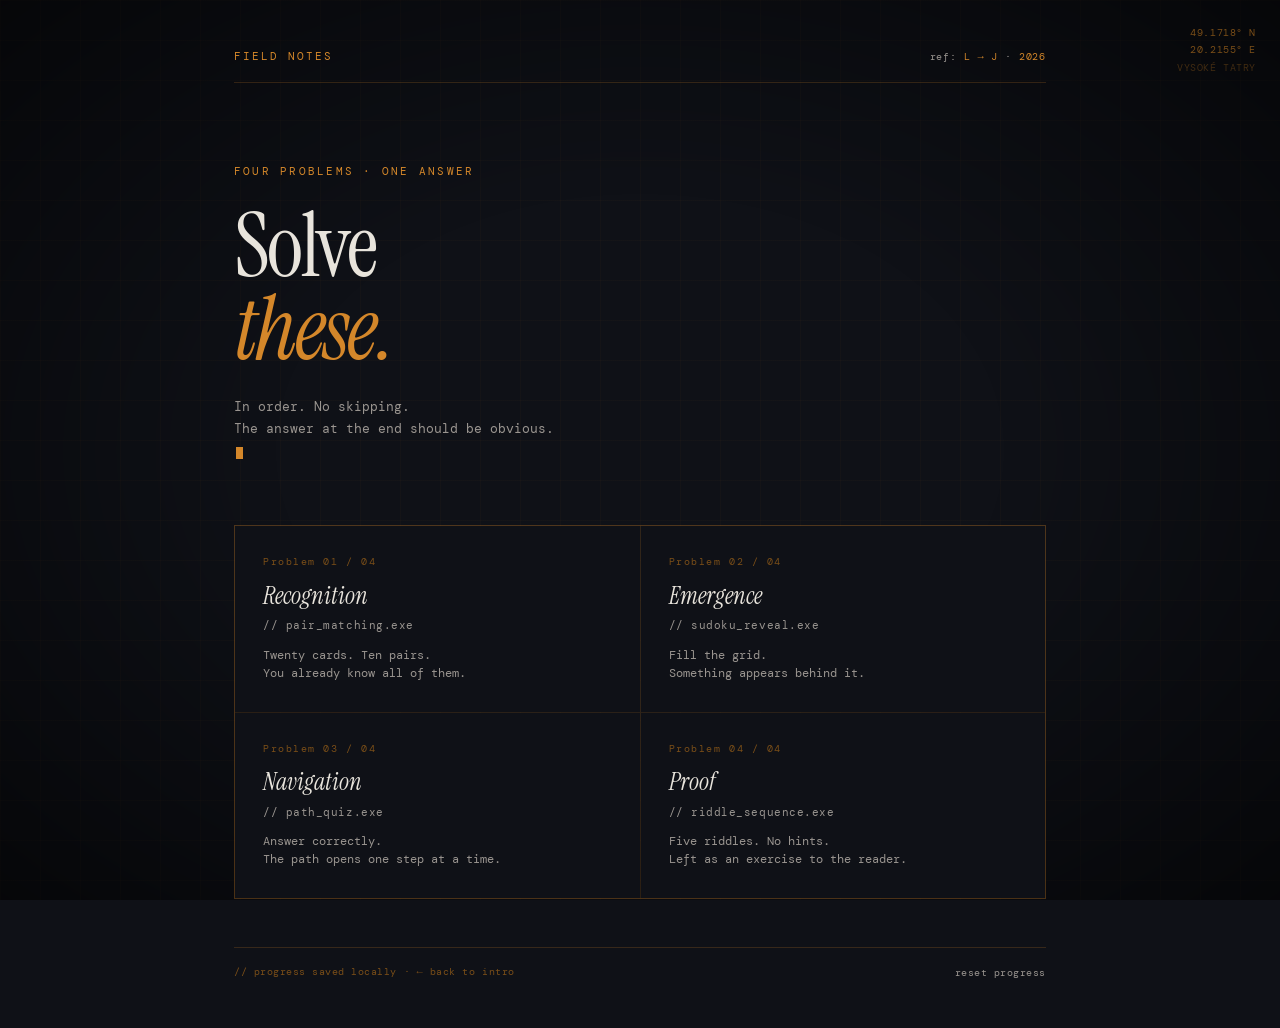
<file: menu.html>
<!DOCTYPE html>
<html lang="en">
<head>
<meta charset="UTF-8">
<meta name="viewport" content="width=device-width, initial-scale=1.0">
<title>Four Problems</title>
<link rel="stylesheet" href="shared/style.css">
<style>

.landing-wrap {
  min-height: 100vh;
  display: flex;
  flex-direction: column;
  justify-content: center;
  padding: 3rem 1.5rem;
  max-width: 860px;
  margin: 0 auto;
  position: relative;
  z-index: 1;
}

/* Top bar */
.top-bar {
  display: flex;
  justify-content: space-between;
  align-items: center;
  margin-bottom: 5rem;
  padding-bottom: 1rem;
  border-bottom: var(--border);
  animation: fadeUp 0.5s ease both;
}
.top-bar .ref {
  font-size: 0.65rem;
  color: var(--chalk-dim);
  letter-spacing: 0.08em;
}
.top-bar .ref span { color: var(--amber); }

/* Hero */
.hero {
  margin-bottom: 4rem;
}
.hero .problem-count {
  font-size: 0.7rem;
  letter-spacing: 0.2em;
  color: var(--amber);
  text-transform: uppercase;
  margin-bottom: 1.5rem;
  animation: fadeUp 0.5s ease 0.1s both;
}
.hero h1 {
  font-size: clamp(3rem, 8vw, 5.5rem);
  line-height: 0.95;
  letter-spacing: -0.03em;
  margin-bottom: 1.5rem;
  animation: fadeUp 0.6s ease 0.15s both;
}
.hero h1 em {
  font-style: italic;
  color: var(--amber);
}
.hero .subhead {
  font-family: var(--font-mono);
  font-size: 0.8rem;
  color: var(--chalk-dim);
  max-width: 44ch;
  line-height: 1.7;
  animation: fadeUp 0.6s ease 0.2s both;
}
.hero .subhead .cursor {
  display: inline-block;
  width: 7px;
  height: 0.9em;
  background: var(--amber);
  margin-left: 2px;
  vertical-align: text-bottom;
  animation: blink 1s step-end infinite;
}

/* Problem list */
.problems {
  display: grid;
  grid-template-columns: repeat(2, 1fr);
  gap: 1px;
  background: rgba(212, 135, 42, 0.15);
  border: var(--border);
  animation: fadeUp 0.6s ease 0.3s both;
}
@media (max-width: 560px) {
  .problems { grid-template-columns: 1fr; }
}

.problem {
  background: var(--slate);
  padding: 1.75rem;
  text-decoration: none;
  color: inherit;
  transition: background 0.2s ease;
  position: relative;
  overflow: hidden;
  display: block;
}
.problem:hover {
  background: var(--slate-2);
}
.problem::before {
  content: "";
  position: absolute;
  left: 0; top: 0; bottom: 0;
  width: 2px;
  background: var(--amber);
  transform: scaleY(0);
  transform-origin: bottom;
  transition: transform 0.3s ease;
}
.problem:hover::before { transform: scaleY(1); }

.problem.done::after {
  content: "✓";
  position: absolute;
  top: 1.25rem;
  right: 1.25rem;
  color: var(--amber);
  font-family: var(--font-mono);
  font-size: 0.8rem;
}

.problem-num {
  font-family: var(--font-mono);
  font-size: 0.65rem;
  color: var(--amber-dim);
  letter-spacing: 0.15em;
  margin-bottom: 0.75rem;
}
.problem-title {
  font-family: var(--font-serif);
  font-size: 1.5rem;
  font-style: italic;
  margin-bottom: 0.5rem;
  line-height: 1.1;
}
.problem-type {
  font-family: var(--font-mono);
  font-size: 0.68rem;
  color: var(--chalk-dim);
  letter-spacing: 0.05em;
  margin-bottom: 0.75rem;
}
.problem-desc {
  font-family: var(--font-mono);
  font-size: 0.72rem;
  color: var(--chalk-dim);
  line-height: 1.6;
}

/* Footer */
.landing-footer {
  margin-top: 3rem;
  display: flex;
  justify-content: space-between;
  align-items: center;
  padding-top: 1rem;
  border-top: var(--border);
  animation: fadeUp 0.6s ease 0.4s both;
}
.landing-footer .note {
  font-size: 0.65rem;
  color: var(--amber-dim);
  letter-spacing: 0.05em;
}
.landing-footer button {
  background: none;
  border: none;
  color: var(--chalk-dim);
  font-family: var(--font-mono);
  font-size: 0.65rem;
  cursor: pointer;
  letter-spacing: 0.05em;
  transition: color 0.2s;
}
.landing-footer button:hover { color: var(--chalk); }

/* Coordinates top right */
.coord-display {
  position: fixed;
  top: 1.5rem;
  right: 1.5rem;
  font-family: var(--font-mono);
  font-size: 0.6rem;
  color: var(--amber-dim);
  letter-spacing: 0.06em;
  z-index: 10;
  line-height: 1.8;
  text-align: right;
}

</style>
</head>
<body>

<div class="coord-display">
  49.1718° N<br>
  20.2155° E<br>
  <span style="color: var(--amber-dim); opacity: 0.5;">VYSOKÉ TATRY</span>
</div>

<div class="landing-wrap">

  <div class="top-bar">
    <div class="label">Field Notes</div>
    <div class="ref">ref: <span>L → J</span> · <span id="date-ref"></span></div>
  </div>

  <div class="hero">
    <div class="problem-count">Four problems · one answer</div>
    <h1>Solve<br><em>these.</em></h1>
    <p class="subhead">
      In order. No skipping.<br>
      The answer at the end should be obvious.<br>
      <span class="cursor"></span>
    </p>
  </div>

  <div class="problems">
    <a class="problem" href="level1/index.html" data-level="1">
      <div class="problem-num">Problem 01 / 04</div>
      <div class="problem-title">Recognition</div>
      <div class="problem-type">// pair_matching.exe</div>
      <div class="problem-desc">Twenty cards. Ten pairs.<br>You already know all of them.</div>
    </a>
    <a class="problem" href="level2/index.html" data-level="2">
      <div class="problem-num">Problem 02 / 04</div>
      <div class="problem-title">Emergence</div>
      <div class="problem-type">// sudoku_reveal.exe</div>
      <div class="problem-desc">Fill the grid.<br>Something appears behind it.</div>
    </a>
    <a class="problem" href="level3/index.html" data-level="3">
      <div class="problem-num">Problem 03 / 04</div>
      <div class="problem-title">Navigation</div>
      <div class="problem-type">// path_quiz.exe</div>
      <div class="problem-desc">Answer correctly.<br>The path opens one step at a time.</div>
    </a>
    <a class="problem" href="level4/index.html" data-level="4">
      <div class="problem-num">Problem 04 / 04</div>
      <div class="problem-title">Proof</div>
      <div class="problem-type">// riddle_sequence.exe</div>
      <div class="problem-desc">Five riddles. No hints.<br>Left as an exercise to the reader.</div>
    </a>
  </div>

  <div class="landing-footer">
    <div class="note">// progress saved locally · <a href="intro.html" style="color:var(--amber-dim);text-decoration:none;letter-spacing:0.05em">← back to intro</a></div>
    <button id="reset">reset progress</button>
  </div>

</div>

<script src="shared/utils.js"></script>
<script>
  // Date ref
  document.getElementById('date-ref').textContent =
    new Date().getFullYear();

  // Mark completed
  const p = Progress.get();
  document.querySelectorAll('.problem').forEach(el => {
    if (p[`level${el.dataset.level}`]) el.classList.add('done');
  });

  document.getElementById('reset').addEventListener('click', () => {
    if (confirm('clear all progress?')) {
      Progress.reset();
      location.reload();
    }
  });

  // Ambient music
  // No music on index — each level has its own song
</script>

</body>
</html>
</file>
<file: shared/style.css>
/* =====================================================
   FIELD NOTES — shared stylesheet
   Aesthetic: physicist's field notebook × climbing topo
   Dark slate · chalk white · amber accent · monospace
   ===================================================== */

@import url('https://fonts.googleapis.com/css2?family=DM+Mono:ital,wght@0,300;0,400;0,500;1,300;1,400&family=Instrument+Serif:ital@0;1&family=DM+Sans:wght@300;400;500&display=swap');

:root {
  --slate:      #0f1117;
  --slate-2:    #161b27;
  --slate-3:    #1e2535;
  --chalk:      #e8e4dc;
  --chalk-dim:  #9a9590;
  --amber:      #d4872a;
  --amber-soft: #e8a84a;
  --amber-dim:  #7a4e18;
  --red:        #c0392b;
  --green:      #2ecc71;

  --font-mono:    'DM Mono', 'Courier New', monospace;
  --font-serif:   'Instrument Serif', Georgia, serif;
  --font-sans:    'DM Sans', system-ui, sans-serif;

  --radius: 2px;
  --border: 1px solid rgba(212, 135, 42, 0.2);
}

*, *::before, *::after { box-sizing: border-box; margin: 0; padding: 0; }

html { scroll-behavior: smooth; }

body {
  background: var(--slate);
  color: var(--chalk);
  font-family: var(--font-mono);
  font-size: 14px;
  line-height: 1.6;
  min-height: 100vh;
  -webkit-font-smoothing: antialiased;
  overflow-x: hidden;
}

/* Subtle grid overlay — like graph paper */
body::before {
  content: "";
  position: fixed;
  inset: 0;
  background-image:
    linear-gradient(rgba(212, 135, 42, 0.03) 1px, transparent 1px),
    linear-gradient(90deg, rgba(212, 135, 42, 0.03) 1px, transparent 1px);
  background-size: 40px 40px;
  pointer-events: none;
  z-index: 0;
}

/* Vignette */
body::after {
  content: "";
  position: fixed;
  inset: 0;
  background: radial-gradient(ellipse at center, transparent 40%, rgba(0,0,0,0.6) 100%);
  pointer-events: none;
  z-index: 0;
}

.page {
  position: relative;
  z-index: 1;
  max-width: 900px;
  margin: 0 auto;
  padding: 2.5rem 1.5rem 5rem;
}

/* ── Typography ── */
h1, h2, h3 {
  font-family: var(--font-serif);
  font-weight: 400;
  color: var(--chalk);
  letter-spacing: -0.01em;
}

.mono { font-family: var(--font-mono); }
.serif { font-family: var(--font-serif); }

.label {
  font-family: var(--font-mono);
  font-size: 0.7rem;
  letter-spacing: 0.18em;
  text-transform: uppercase;
  color: var(--amber);
}

/* ── Back link ── */
.back-link {
  display: inline-block;
  font-family: var(--font-mono);
  font-size: 0.75rem;
  color: var(--chalk-dim);
  text-decoration: none;
  letter-spacing: 0.05em;
  margin-bottom: 2rem;
  transition: color 0.2s;
}
.back-link::before { content: "← "; color: var(--amber); }
.back-link:hover { color: var(--chalk); }

/* ── Page header ── */
.page-header {
  margin-bottom: 2.5rem;
  padding-bottom: 1.5rem;
  border-bottom: var(--border);
  display: flex;
  align-items: flex-end;
  justify-content: space-between;
  gap: 1rem;
}
.page-header h1 {
  font-size: clamp(1.8rem, 4vw, 2.6rem);
  font-style: italic;
  line-height: 1;
}
.page-header .meta {
  font-family: var(--font-mono);
  font-size: 0.7rem;
  color: var(--chalk-dim);
  text-align: right;
  line-height: 1.8;
}

/* ── Status bar ── */
.status-bar {
  display: flex;
  gap: 2rem;
  font-family: var(--font-mono);
  font-size: 0.75rem;
  color: var(--chalk-dim);
  margin-bottom: 2rem;
  padding: 0.75rem 1rem;
  background: var(--slate-2);
  border: var(--border);
  letter-spacing: 0.05em;
}
.status-bar strong {
  color: var(--amber);
  font-weight: 500;
}

/* ── Buttons ── */
.btn {
  display: inline-block;
  font-family: var(--font-mono);
  font-size: 0.75rem;
  letter-spacing: 0.1em;
  text-transform: uppercase;
  padding: 0.65rem 1.25rem;
  background: transparent;
  border: 1px solid var(--amber);
  color: var(--amber);
  cursor: pointer;
  text-decoration: none;
  transition: all 0.2s ease;
  border-radius: var(--radius);
}
.btn:hover {
  background: var(--amber);
  color: var(--slate);
}
.btn-solid {
  background: var(--amber);
  color: var(--slate);
}
.btn-solid:hover {
  background: var(--amber-soft);
}
.btn-ghost {
  border-color: rgba(232, 228, 220, 0.2);
  color: var(--chalk-dim);
}
.btn-ghost:hover {
  border-color: var(--chalk-dim);
  color: var(--chalk);
  background: transparent;
}

/* ── Final reveal overlay ── */
.reveal-overlay {
  position: fixed;
  inset: 0;
  background: rgba(10, 12, 18, 0.97);
  display: flex;
  align-items: center;
  justify-content: center;
  flex-direction: column;
  padding: 2rem 2rem 6rem;
  z-index: 999;
  opacity: 0;
  pointer-events: none;
  transition: opacity 0.8s ease;
  overflow-y: auto;
}
.reveal-overlay.visible {
  opacity: 1;
  pointer-events: auto;
}
.reveal-overlay .reveal-frame {
  position: relative;
  max-width: min(400px, 80vw);
  width: 100%;
  flex-shrink: 0;
  animation: revealIn 1.4s cubic-bezier(0.16, 1, 0.3, 1) 0.4s both;
}
.reveal-overlay img {
  width: 100%;
  max-height: 38vh;
  object-fit: cover;
  display: block;
  border: 1px solid var(--amber-dim);
  box-shadow: 0 0 0 4px var(--slate), 0 0 0 5px var(--amber-dim), 0 20px 60px rgba(0,0,0,0.8);
}
.reveal-overlay .reveal-text {
  color: var(--chalk);
  font-family: var(--font-serif);
  font-style: italic;
  font-size: clamp(1rem, 2.5vw, 1.4rem);
  margin-top: 1.25rem;
  text-align: center;
  animation: revealIn 1s ease 1.2s both;
  max-width: 50ch;
}
.reveal-overlay .reveal-sub {
  color: var(--chalk-dim);
  font-family: var(--font-mono);
  font-size: 0.7rem;
  letter-spacing: 0.1em;
  margin-top: 0.4rem;
  text-align: center;
  animation: revealIn 1s ease 1.6s both;
}
/* Button fixed at bottom of screen — always visible */
.reveal-overlay .btn {
  position: fixed;
  bottom: 2rem;
  left: 50%;
  transform: translateX(-50%);
  z-index: 1000;
  animation: revealIn 1s ease 2s both;
  white-space: nowrap;
}

@keyframes revealIn {
  from { opacity: 0; transform: translateY(16px); }
  to   { opacity: 1; transform: translateY(0); }
}

/* ── Scanline texture on images ── */
.scanlines {
  position: relative;
}
.scanlines::after {
  content: "";
  position: absolute;
  inset: 0;
  background: repeating-linear-gradient(
    0deg,
    transparent,
    transparent 2px,
    rgba(0,0,0,0.08) 2px,
    rgba(0,0,0,0.08) 4px
  );
  pointer-events: none;
}

/* ── Coordinate corner decoration ── */
.coords {
  font-family: var(--font-mono);
  font-size: 0.65rem;
  color: var(--amber-dim);
  letter-spacing: 0.05em;
}

/* ── Animations ── */
@keyframes fadeUp {
  from { opacity: 0; transform: translateY(12px); }
  to   { opacity: 1; transform: translateY(0); }
}
@keyframes pulse {
  0%, 100% { opacity: 1; }
  50% { opacity: 0.4; }
}
@keyframes blink {
  0%, 100% { opacity: 1; }
  50% { opacity: 0; }
}

.animate-in {
  animation: fadeUp 0.6s ease both;
}
</file>
